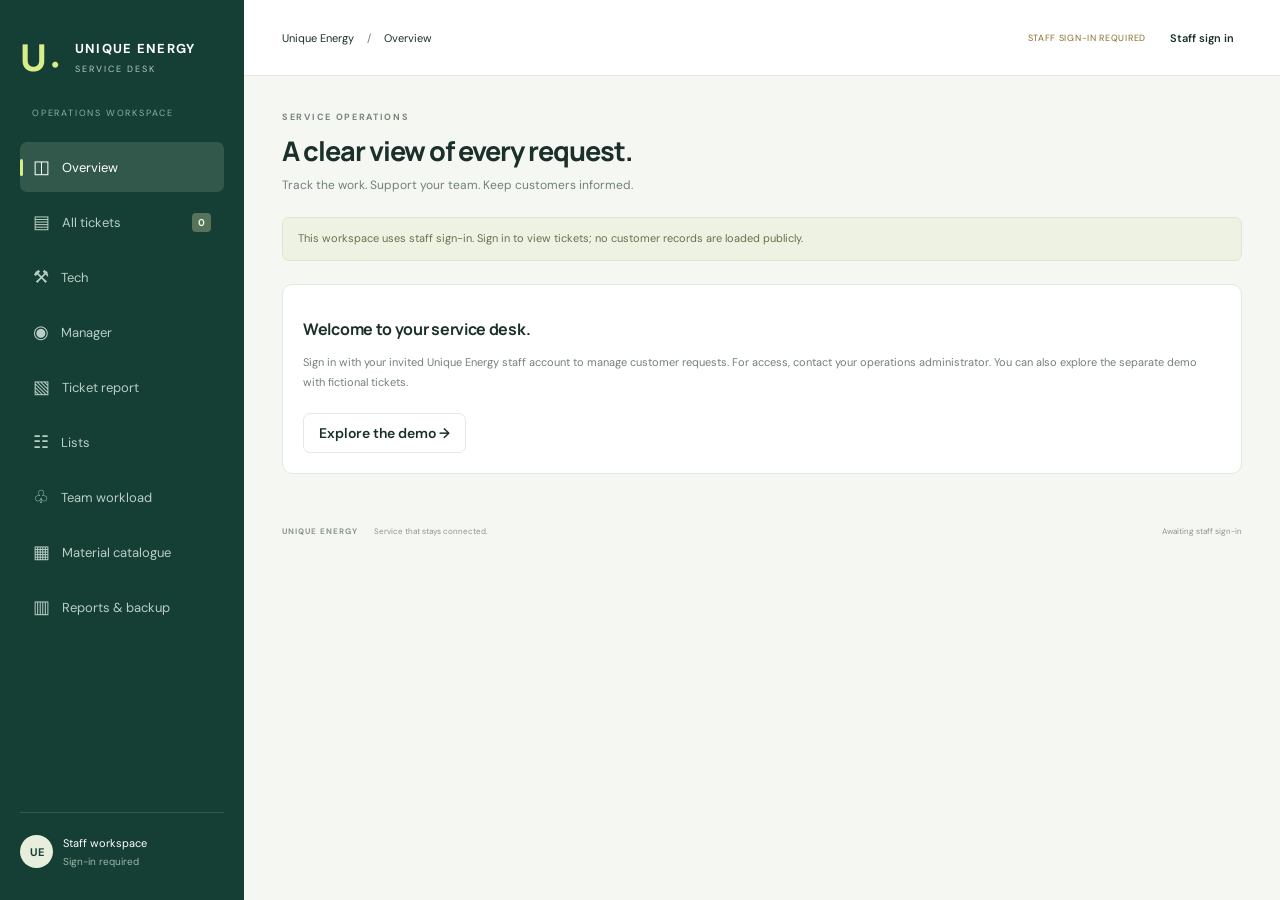
<file: index.html>
<!doctype html>
<html lang="en"><head><meta charset="UTF-8"><meta name="viewport" content="width=device-width,initial-scale=1"><meta name="theme-color" content="#123c32"><title>Unique Energy · Service Desk</title><link rel="stylesheet" href="styles.css?v=energy7"><script src="config.js" defer></script><script src="lists.js?v=energy7" defer></script><script src="app.js?v=energy7" defer></script></head>
<body><aside class="sidebar"><a class="brand" href="#overview"><span class="brandmark">U<span>•</span></span><span>UNIQUE ENERGY<small>SERVICE DESK</small></span></a><div class="workspace-label">OPERATIONS WORKSPACE</div><nav aria-label="Main navigation"><a href="#overview" data-page="overview">◫ <span>Overview</span></a><a href="#tickets" data-page="tickets">▤ <span>All tickets</span><b id="nav-count">0</b></a><a href="#tech" data-page="tech">⚒ <span>Tech</span></a><a href="#manager" data-page="manager">◉ <span>Manager</span></a><a href="#ticket-report" data-page="ticket-report">▧ <span>Ticket report</span></a><a href="#lists" data-page="lists">☷ <span>Lists</span></a><a href="#access" data-page="access" id="access-nav" hidden>♙ <span>Team access</span></a><a href="#team" data-page="team">♧ <span>Team workload</span></a><a href="#materials" data-page="materials">▦ <span>Material catalogue</span></a><a href="#reports" data-page="reports">▥ <span>Reports & backup</span></a></nav><div class="sidebar-bottom"><div class="help-card"><span class="live-dot"></span><strong>One team. Every request.</strong><p>Keep customer service moving, from first call to final resolution.</p></div><div class="profile"><span class="avatar">UE</span><div id="identity">Management preview<small>Local demo workspace</small></div><button id="logout" hidden title="Sign out" aria-label="Sign out">↪</button></div></div></aside>
<div class="shell"><header class="topbar"><span>Unique Energy <span class="muted">/</span> <span id="breadcrumb">Overview</span></span><div><span id="mode" class="mode">DEMO · THIS BROWSER ONLY</span><button id="connect" class="quiet">Staff sign in</button></div></header><main id="main"><div class="page-heading"><div><div class="eyebrow">SERVICE OPERATIONS</div><h1 id="page-title">A clear view of every request.</h1><p id="page-description">Track the work. Support your team. Keep customers informed.</p></div><button class="primary" id="new-ticket">＋ New ticket</button></div><div id="notice" class="notice">You’re exploring a demo with fictional tickets. Changes stay in this browser and are not shared. Connect Supabase before using real customer data.</div><div id="content"></div></main><footer>UNIQUE ENERGY <span>Service that stays connected.</span><span id="save-state">Demo workspace</span></footer></div>
<dialog id="ticket-dialog"><form id="ticket-form"><div class="dialog-head"><div><div class="eyebrow">SERVICE REQUEST</div><h2>New ticket</h2></div><button type="button" data-close="ticket-dialog" aria-label="Close">×</button></div><div class="form-grid"><label class="full">Issue / request title<input name="title" required maxlength="160" placeholder="e.g. Inverter stops supplying power"></label><label>Customer / organisation<input name="customer" required maxlength="120"></label><label>Contact number<input name="phone" type="tel" maxlength="40"></label><label class="full">Site / location<input name="location" required maxlength="180"></label><label>Service category<select name="category" id="category"></select></label><label>Priority<select name="priority" id="priority"></select></label><label>Responsible team<select name="team" id="team"></select></label><label>Assigned to<select name="assignee" id="assignee"></select></label><label>Follow-up due<input name="due" type="date" required></label><label>Contact channel<select name="channel" id="channel"></select></label><label class="full">Description<textarea name="description" rows="4" required maxlength="6000" placeholder="What happened, what is affected, and what does the customer need?"></textarea></label></div><div class="dialog-actions"><button type="button" data-close="ticket-dialog">Cancel</button><button class="primary" type="submit">Create ticket</button></div></form></dialog>
<dialog id="detail-dialog" class="detail"><div id="detail-content"></div></dialog>
<dialog id="login-dialog"><form id="login-form"><div class="dialog-head"><div><div class="eyebrow">UNIQUE ENERGY</div><h2>Staff sign in</h2></div><button type="button" data-close="login-dialog" aria-label="Close">×</button></div><p>Use the staff account invited by your administrator.</p><label>Email<input name="email" type="email" autocomplete="username" required></label><label>Password<input name="password" type="password" autocomplete="current-password" required minlength="8"></label><button type="button" id="forgot-password" class="text-button">Forgot password?</button><p id="login-message" role="status"></p><div class="dialog-actions"><button type="submit" class="primary">Sign in</button></div></form></dialog>
<dialog id="password-dialog"><form id="password-form"><div class="eyebrow">STAFF ACCOUNT</div><h2>Set your password</h2><p>Choose a strong password for your staff account.</p><label>New password<input name="password" type="password" autocomplete="new-password" minlength="12" required></label><label>Confirm password<input name="confirm" type="password" autocomplete="new-password" minlength="12" required></label><button type="submit" class="primary">Save password</button></form></dialog><div id="toast" role="status" hidden></div></body></html>
</file>
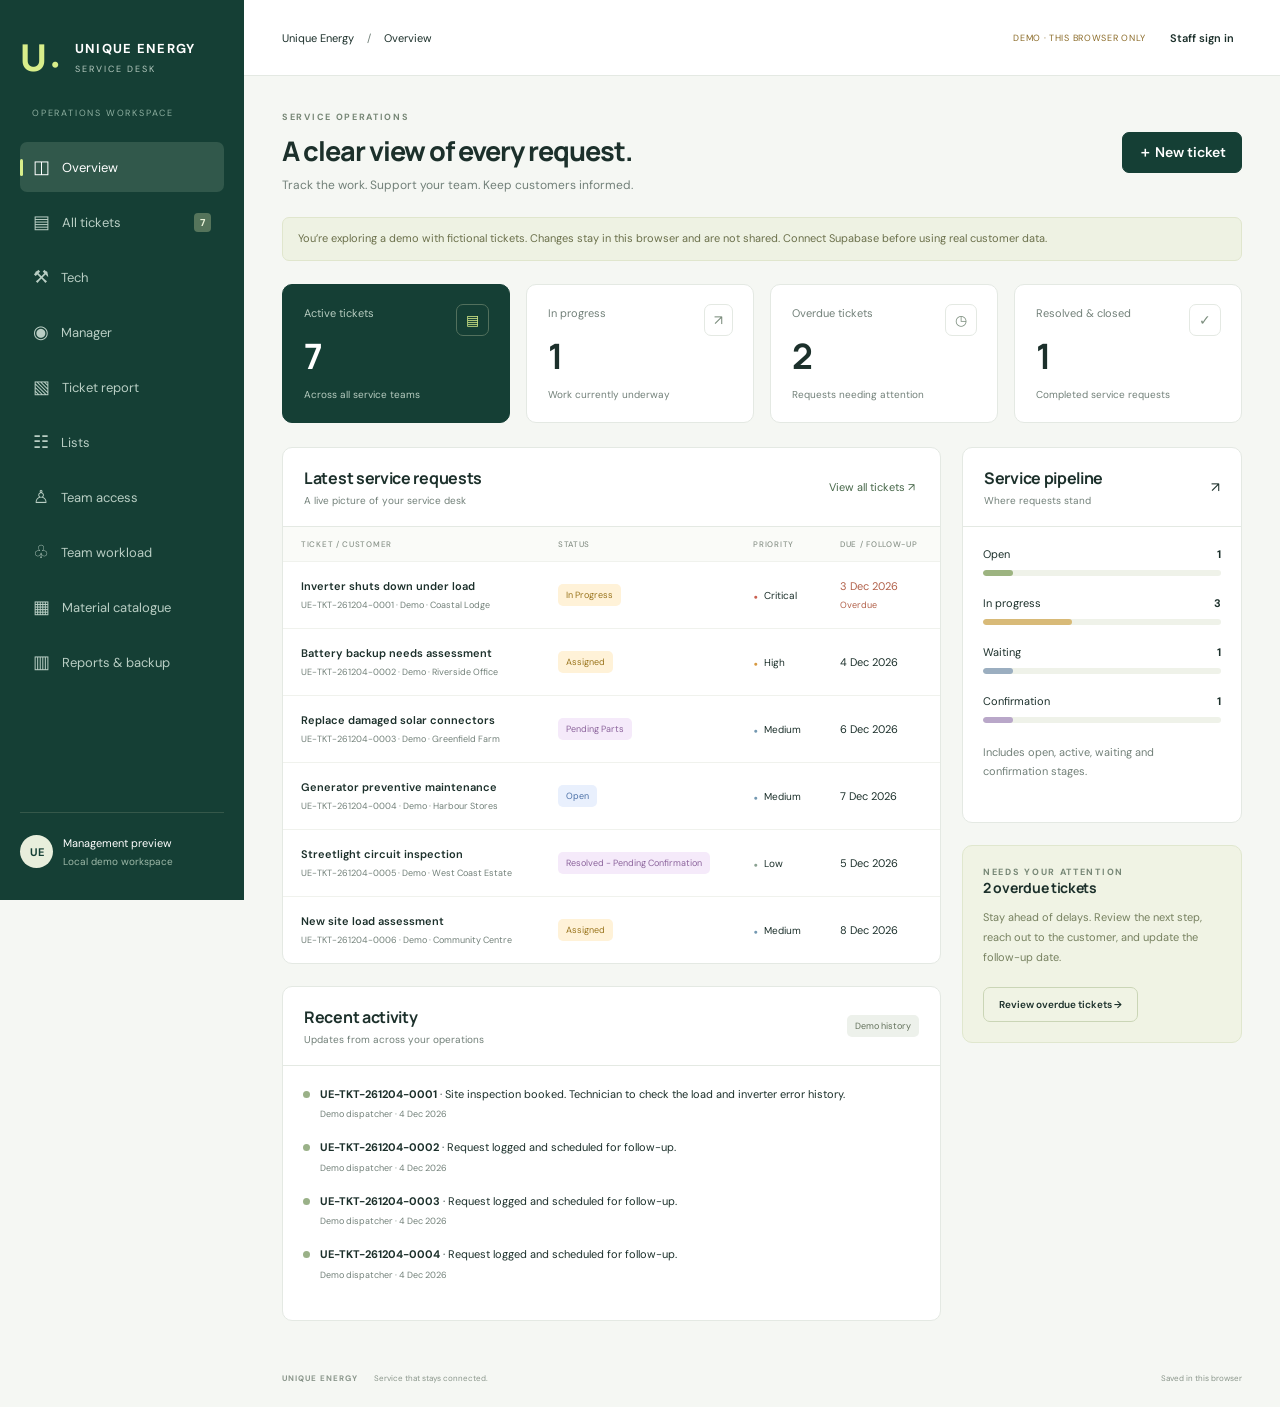
<file: demo.html>
<!doctype html>
<html lang="en"><head><meta charset="UTF-8"><meta name="viewport" content="width=device-width,initial-scale=1"><meta name="theme-color" content="#123c32"><title>Unique Energy · Demo Service Desk</title><link rel="stylesheet" href="styles.css?v=energy7"><script>window.UE_CONFIG={supabaseUrl:"",supabasePublishableKey:""};</script><script src="lists.js?v=energy7" defer></script><script src="app.js?v=energy7" defer></script></head>
<body><aside class="sidebar"><a class="brand" href="#overview"><span class="brandmark">U<span>•</span></span><span>UNIQUE ENERGY<small>SERVICE DESK</small></span></a><div class="workspace-label">OPERATIONS WORKSPACE</div><nav aria-label="Main navigation"><a href="#overview" data-page="overview">◫ <span>Overview</span></a><a href="#tickets" data-page="tickets">▤ <span>All tickets</span><b id="nav-count">0</b></a><a href="#tech" data-page="tech">⚒ <span>Tech</span></a><a href="#manager" data-page="manager">◉ <span>Manager</span></a><a href="#ticket-report" data-page="ticket-report">▧ <span>Ticket report</span></a><a href="#lists" data-page="lists">☷ <span>Lists</span></a><a href="#access" data-page="access" id="access-nav" hidden>♙ <span>Team access</span></a><a href="#team" data-page="team">♧ <span>Team workload</span></a><a href="#materials" data-page="materials">▦ <span>Material catalogue</span></a><a href="#reports" data-page="reports">▥ <span>Reports & backup</span></a></nav><div class="sidebar-bottom"><div class="help-card"><span class="live-dot"></span><strong>One team. Every request.</strong><p>Keep customer service moving, from first call to final resolution.</p></div><div class="profile"><span class="avatar">UE</span><div id="identity">Management preview<small>Local demo workspace</small></div><button id="logout" hidden title="Sign out" aria-label="Sign out">↪</button></div></div></aside>
<div class="shell"><header class="topbar"><span>Unique Energy <span class="muted">/</span> <span id="breadcrumb">Overview</span></span><div><span id="mode" class="mode">DEMO · THIS BROWSER ONLY</span><button id="connect" class="quiet">Staff sign in</button></div></header><main id="main"><div class="page-heading"><div><div class="eyebrow">SERVICE OPERATIONS</div><h1 id="page-title">A clear view of every request.</h1><p id="page-description">Track the work. Support your team. Keep customers informed.</p></div><button class="primary" id="new-ticket">＋ New ticket</button></div><div id="notice" class="notice">You’re exploring a demo with fictional tickets. Changes stay in this browser and are not shared. Connect Supabase before using real customer data.</div><div id="content"></div></main><footer>UNIQUE ENERGY <span>Service that stays connected.</span><span id="save-state">Demo workspace</span></footer></div>
<dialog id="ticket-dialog"><form id="ticket-form"><div class="dialog-head"><div><div class="eyebrow">SERVICE REQUEST</div><h2>New ticket</h2></div><button type="button" data-close="ticket-dialog" aria-label="Close">×</button></div><div class="form-grid"><label class="full">Issue / request title<input name="title" required maxlength="160" placeholder="e.g. Inverter stops supplying power"></label><label>Customer / organisation<input name="customer" required maxlength="120"></label><label>Contact number<input name="phone" type="tel" maxlength="40"></label><label class="full">Site / location<input name="location" required maxlength="180"></label><label>Service category<select name="category" id="category"></select></label><label>Priority<select name="priority" id="priority"></select></label><label>Responsible team<select name="team" id="team"></select></label><label>Assigned to<select name="assignee" id="assignee"></select></label><label>Follow-up due<input name="due" type="date" required></label><label>Contact channel<select name="channel" id="channel"></select></label><label class="full">Description<textarea name="description" rows="4" required maxlength="6000" placeholder="What happened, what is affected, and what does the customer need?"></textarea></label></div><div class="dialog-actions"><button type="button" data-close="ticket-dialog">Cancel</button><button class="primary" type="submit">Create ticket</button></div></form></dialog>
<dialog id="detail-dialog" class="detail"><div id="detail-content"></div></dialog>
<dialog id="login-dialog"><form id="login-form"><div class="dialog-head"><div><div class="eyebrow">UNIQUE ENERGY</div><h2>Staff sign in</h2></div><button type="button" data-close="login-dialog" aria-label="Close">×</button></div><p>Use the staff account invited by your administrator.</p><label>Email<input name="email" type="email" autocomplete="username" required></label><label>Password<input name="password" type="password" autocomplete="current-password" required minlength="8"></label><button type="button" id="forgot-password" class="text-button">Forgot password?</button><p id="login-message" role="status"></p><div class="dialog-actions"><button type="submit" class="primary">Sign in</button></div></form></dialog>
<dialog id="password-dialog"><form id="password-form"><div class="eyebrow">STAFF ACCOUNT</div><h2>Set your password</h2><p>Choose a strong password for your staff account.</p><label>New password<input name="password" type="password" autocomplete="new-password" minlength="12" required></label><label>Confirm password<input name="confirm" type="password" autocomplete="new-password" minlength="12" required></label><button type="submit" class="primary">Save password</button></form></dialog><div id="toast" role="status" hidden></div></body></html>
</file>
<file: styles.css>
@import url('https://fonts.googleapis.com/css2?family=DM+Sans:wght@400;450;500;550;600;650;700&family=Manrope:wght@400;500;600;650;700;750;800&display=swap');
:root{--green:#153f35;--ink:#1c302b;--muted:#728079;--line:#e4e9e3;--bg:#f5f7f3;--lime:#d8ee8a;--amber:#a86d17}*{box-sizing:border-box}body{margin:0;background:var(--bg);color:var(--ink);font:14px 'DM Sans',sans-serif}button,input,select,textarea{font:inherit}button,a,input,select,textarea{outline-offset:4px}button{cursor:pointer;border:1px solid var(--line);border-radius:7px;background:white;padding:10px 15px;color:var(--ink);font-weight:600}button:hover{filter:brightness(.96)}button:disabled{opacity:.5;cursor:wait}a{color:inherit;text-decoration:none}.sidebar{width:244px;background:var(--green);color:#fff;position:fixed;inset:0 auto 0 0;padding:32px 20px;display:flex;flex-direction:column}.brand{display:flex;align-items:center;gap:11px;font-size:13px;font-weight:700;letter-spacing:1.3px}.brandmark{font:800 37px Manrope;color:var(--lime);position:relative}.brandmark span{font-size:20px}.brand small{display:block;font-size:9px;font-weight:400;letter-spacing:2px;color:#b6cac0;margin-top:6px}.workspace-label{font-size:9px;color:#8eafa0;letter-spacing:1.8px;margin:57px 12px 18px}nav a{display:flex;align-items:center;gap:12px;color:#b9cec4;padding:13px;margin:5px 0;border-radius:7px;font-size:18px}nav a span{font-size:13px}nav a.active{background:#31584b;color:#fff}nav a.active:before{content:'';width:3px;height:17px;background:var(--lime);position:absolute;left:20px;border-radius:3px}nav b{margin-left:auto;background:#55745b;color:#ecf4da;font-size:10px;padding:3px 6px;border-radius:4px}.sidebar-bottom{margin-top:auto}.help-card{border:1px solid #416455;border-radius:9px;padding:17px 13px;margin:25px 0}.help-card strong{font-size:11px}.help-card p{color:#a7c0b3;font-size:11px;line-height:1.8;margin-bottom:0}.live-dot{display:inline-block;width:6px;height:6px;background:var(--lime);border-radius:50%;margin-right:6px}.profile{display:flex;gap:10px;align-items:center;font-size:11px;border-top:1px solid #35584a;padding-top:22px}.profile small{display:block;color:#9db8a8;font-size:10px;margin-top:5px}.profile button{padding:5px;background:transparent;color:#fff;border:0}.avatar{width:33px;height:33px;display:inline-grid;place-items:center;border-radius:50%;background:#e8eedc;color:var(--green);font-size:11px;font-weight:700;flex-shrink:0}.shell{margin-left:244px}.topbar{height:76px;border-bottom:1px solid var(--line);background:#fff;display:flex;align-items:center;justify-content:space-between;padding:0 38px;font-size:11px}.topbar>div{display:flex;align-items:center;gap:16px}.muted{color:var(--muted);margin:0 10px}.mode{font-size:9px;letter-spacing:.7px;color:#8b6b28}.quiet{border:0;font-size:11px;background:none;padding:8px}.primary{background:var(--green);border-color:var(--green);color:white}.primary:hover{background:#245547}main{padding:35px 38px 20px;max-width:1640px;margin:auto}.page-heading{display:flex;justify-content:space-between;gap:20px;align-items:center;margin-bottom:24px}.eyebrow{color:#778776;font-size:9px;letter-spacing:1.7px;font-weight:700}h1,h2,h3{font-family:Manrope,sans-serif}h1{font-size:27px;letter-spacing:-1px;margin:9px 0 8px;font-weight:750}.page-heading p{color:var(--muted);font-size:12px;margin:0}h2{font-size:16px;letter-spacing:-.3px}h3{font-size:13px}.notice{background:#eef2e3;border:1px solid #e0e6cd;color:#6b704b;border-radius:7px;padding:12px 15px;font-size:11px;line-height:1.6;margin-bottom:23px}.stats{display:grid;grid-template-columns:repeat(4,1fr);gap:16px;margin-bottom:24px}.stat{background:#fff;border:1px solid var(--line);border-radius:10px;padding:21px;position:relative;overflow:hidden}.stat:first-child{background:var(--green);color:#fff;border-color:var(--green)}.stat-label{font-size:11px;color:var(--muted)}.stat:first-child .stat-label{color:#b7ccc0}.stat-value{font:700 35px Manrope;letter-spacing:-1px;margin:12px 0 8px}.stat-foot{font-size:10px;color:var(--muted)}.stat:first-child .stat-foot{color:#b7ccc0}.stat-symbol{position:absolute;right:20px;top:19px;border:1px solid var(--line);border-radius:7px;padding:6px 9px;color:#7b8d7d}.stat:first-child .stat-symbol{color:var(--lime);border-color:#52705d}.overview-grid{display:grid;grid-template-columns:minmax(0,1fr) 280px;gap:21px}.panel{background:white;border:1px solid var(--line);border-radius:10px;overflow:hidden;margin-bottom:22px}.panel-head{display:flex;align-items:center;justify-content:space-between;padding:19px 21px;border-bottom:1px solid var(--line)}.panel-head h2{margin:0 0 5px}.panel-head p{font-size:10px;color:var(--muted);margin:0}.text-button{border:0;padding:4px;background:none;color:#476749;font-size:11px}.table-wrap{overflow:auto}table{border-collapse:collapse;width:100%;white-space:nowrap;text-align:left}th{background:#fafbf8;color:#899389;text-transform:uppercase;letter-spacing:.7px;font-size:8px;padding:12px 18px;font-weight:500}td{padding:17px 18px;border-top:1px solid #f0f2ed;font-size:11px}tbody tr[data-ticket]{cursor:pointer}tbody tr[data-ticket]:hover{background:#f8faf3}.ticket-title{font-weight:600;max-width:260px;overflow:hidden;text-overflow:ellipsis}.ticket-sub{font-size:9px;color:var(--muted);margin-top:6px}.tag{display:inline-block;padding:5px 8px;border-radius:5px;font-size:9px;white-space:nowrap;background:#edf1eb;color:#64725c}.tag.open{background:#e9f0fd;color:#4c71a7}.tag.progress{background:#fff2d8;color:#9a751e}.tag.waiting{background:#f5eafa;color:#8c649c}.tag.resolved{background:#e8f2e9;color:#42704c}.tag.escalated{background:#fce8e4;color:#a85447}.priority{font-size:10px}.priority:before{content:'●';font-size:7px;margin-right:6px;color:#8aa191}.priority.Critical:before{color:#c96050}.priority.High:before{color:#d79941}.priority.Medium:before{color:#7398b1}.panel-body{padding:20px}.queue-row{margin:0 0 20px}.queue-line{display:flex;justify-content:space-between;font-size:11px;margin-bottom:9px}.bar{background:#eff2e9;height:6px;border-radius:4px;overflow:hidden}.bar i{display:block;background:#9db481;height:100%;border-radius:4px}.queue-row:nth-child(2) .bar i{background:#d8ba78}.queue-row:nth-child(3) .bar i{background:#9baec0}.queue-row:nth-child(4) .bar i{background:#b9a7c9}.attention{background:#f0f3e4;border-color:#e0e7ce}.attention h2{margin:0 0 11px;font-size:14px}.attention p{font-size:11px;color:#76805f;line-height:1.8}.attention button{margin-top:8px;background:transparent;border-color:#cad5b6;font-size:10px}.activity{display:flex;gap:10px;margin-bottom:18px}.activity .dot{height:7px;width:7px;border-radius:50%;background:#9ab188;flex-shrink:0;margin-top:5px}.activity p{margin:0;font-size:11px;line-height:1.6}.activity small{font-size:9px;color:var(--muted)}.filters{display:flex;gap:9px;flex-wrap:wrap;padding:17px 20px;border-bottom:1px solid var(--line)}input,select,textarea{border:1px solid #dce3d8;background:#fff;color:var(--ink);border-radius:6px;padding:10px 11px;min-width:0}input:focus,select:focus,textarea:focus{outline:2px solid #8db1a0}.filters input{flex:1;min-width:160px;font-size:11px}.filters select{font-size:11px;max-width:190px}label{display:flex;flex-direction:column;gap:7px;font-size:11px;font-weight:600;margin-bottom:15px}label input,label select,label textarea{width:100%;font-weight:400}dialog{border:1px solid var(--line);padding:26px;border-radius:12px;width:640px;max-width:calc(100vw - 24px);max-height:90vh;color:var(--ink);box-shadow:0 22px 90px #132d3433}dialog::backdrop{background:#122b2570;backdrop-filter:blur(3px)}.dialog-head{display:flex;justify-content:space-between;align-items:flex-start;margin-bottom:23px}.dialog-head h2{font-size:23px;margin:7px 0}.dialog-head button{border:0;font-size:25px;padding:0 5px}.form-grid{display:grid;grid-template-columns:1fr 1fr;gap:0 18px}.full{grid-column:1/-1}.dialog-actions{display:flex;justify-content:flex-end;gap:10px;padding-top:16px;border-top:1px solid var(--line)}.detail{width:850px}.detail-grid{display:grid;grid-template-columns:1.3fr 1fr;gap:28px}.info{font-size:12px;line-height:1.8;margin:8px 0 20px;overflow-wrap:anywhere;white-space:pre-wrap}.info-label{font-size:9px;text-transform:uppercase;letter-spacing:1px;color:var(--muted);margin-top:20px}.timeline{border-left:2px solid #e2e8dc;padding-left:15px}.timeline article{margin:18px 0;font-size:11px;line-height:1.7}.timeline small{color:var(--muted);font-size:9px}.timeline p{white-space:pre-wrap;overflow-wrap:anywhere;margin:3px 0}.material-row{display:flex;gap:8px;align-items:end}.material-row select{flex:1;max-width:60%;font-size:10px}.material-row input{width:70px}.material-used{padding:10px 0;font-size:11px;border-bottom:1px solid var(--line)}.team-grid{display:grid;grid-template-columns:repeat(3,1fr);gap:16px}.team-card{padding:22px;background:white;border:1px solid var(--line);border-radius:10px}.team-card h3{margin-bottom:5px}.team-card p{font-size:11px;color:var(--muted)}.team-card .bar{margin-top:18px}.empty{text-align:center;padding:50px 25px;color:var(--muted);font-size:12px}.report-grid{display:grid;grid-template-columns:1fr 1fr;gap:20px}.report-grid p{font-size:12px;color:var(--muted);line-height:1.9}.report-grid button{margin:6px 5px 6px 0;font-size:11px}footer{padding:10px 38px 24px;font-size:8px;font-weight:700;letter-spacing:1px;color:#8a968b;display:flex;gap:16px}footer span{font-weight:400;letter-spacing:0}footer span:last-child{margin-left:auto}#toast{position:fixed;bottom:25px;left:50%;transform:translateX(-50%);background:var(--green);color:white;padding:14px 24px;border-radius:8px;max-width:90vw;z-index:10;box-shadow:0 10px 35px #0002;font-size:12px}.overdue{color:#b16049}.section-note{font-size:11px;color:var(--muted);line-height:1.8;margin:0 0 20px}.result-count{font-size:10px;color:var(--muted);padding:12px 20px;border-top:1px solid var(--line)}@media(min-width:1600px){main{padding-top:45px}.stat{padding:26px}}@media(max-width:1150px){.sidebar{width:210px;padding-left:15px;padding-right:15px}.shell{margin-left:210px}main{padding:26px 23px}.topbar{padding:0 23px}.overview-grid{grid-template-columns:1fr}.overview-aside{display:grid;grid-template-columns:1fr 1fr;gap:20px}.team-grid{grid-template-columns:repeat(2,1fr)}}@media(max-width:760px){.sidebar{position:static;width:100%;padding:16px}.brand{font-size:11px}.brandmark{font-size:28px}.workspace-label,.sidebar-bottom{display:none}nav{display:flex;overflow:auto;margin-top:12px;gap:6px}nav a{padding:9px;white-space:nowrap;font-size:12px;margin:0}nav a.active:before{display:none}nav a span{font-size:10px}nav b{display:none}.shell{margin:0}.topbar{height:auto;min-height:56px;padding:12px 16px;gap:10px;flex-wrap:wrap}.topbar>div{gap:7px}main{padding:24px 16px}h1{font-size:23px}.page-heading{align-items:flex-start}.page-heading .primary{font-size:10px;white-space:nowrap;padding:10px}.page-heading p{font-size:11px;line-height:1.6}.stats{grid-template-columns:1fr 1fr;gap:10px}.stat{padding:16px}.stat-value{font-size:29px}.stat-symbol{display:none}.overview-aside,.report-grid{grid-template-columns:1fr}.team-grid{grid-template-columns:1fr 1fr}.team-card{padding:16px}.detail-grid{grid-template-columns:1fr}.form-grid{grid-template-columns:1fr}.full{grid-column:auto}dialog{padding:21px}.filters{padding:12px}.filters select{max-width:100%;flex:1}footer{padding:12px 16px;font-size:7px}footer span:nth-child(2){display:none}}@media print{.sidebar,.topbar,.notice,.filters,button,footer{display:none}.shell{margin:0}main{padding:0}.panel{break-inside:avoid}body{background:#fff}.stats{grid-template-columns:repeat(4,1fr)}}

.dialog-feedback{position:sticky;top:0;z-index:2;background:#f6edce;color:#775c25;padding:12px;border:1px solid #e2d8b2;border-radius:6px;font-size:12px;line-height:1.6}

.legacy-record{background:#f7f8f0;border:1px solid #dfe5d2;border-radius:8px;padding:17px;margin:22px 0}.legacy-record .info{font-size:11px}.legacy-record pre{white-space:pre-wrap;overflow-wrap:anywhere;font-size:10px;line-height:1.6;max-height:280px;overflow:auto}.legacy-record summary{font-size:11px;cursor:pointer;margin:15px 0}.source-issues{font-size:11px;color:#766239;line-height:1.8}.source-issues ul{padding-left:17px}
.sidebar nav{overflow:auto;min-height:0}.sidebar .workspace-label{margin-top:25px}.sidebar .help-card{display:none}.sidebar-bottom{flex-shrink:0}.ticket-print p{font-size:12px;line-height:1.8}#energy-work-area .info{font-size:12px}#members-table select{max-width:150px;font-size:11px}#member-result{font-size:12px;line-height:1.8;color:#356d48}@media print{.page-heading,.panel-head,footer,#energy-ticket,.panel-body>label{display:none}.ticket-print{display:block}.ticket-print .legacy-record details{display:none}.ticket-print .legacy-record{break-inside:avoid}.panel{overflow:visible;break-inside:auto}body{font-size:11px}.ticket-print h3{break-after:avoid}}
[hidden]{display:none!important}
</file>
